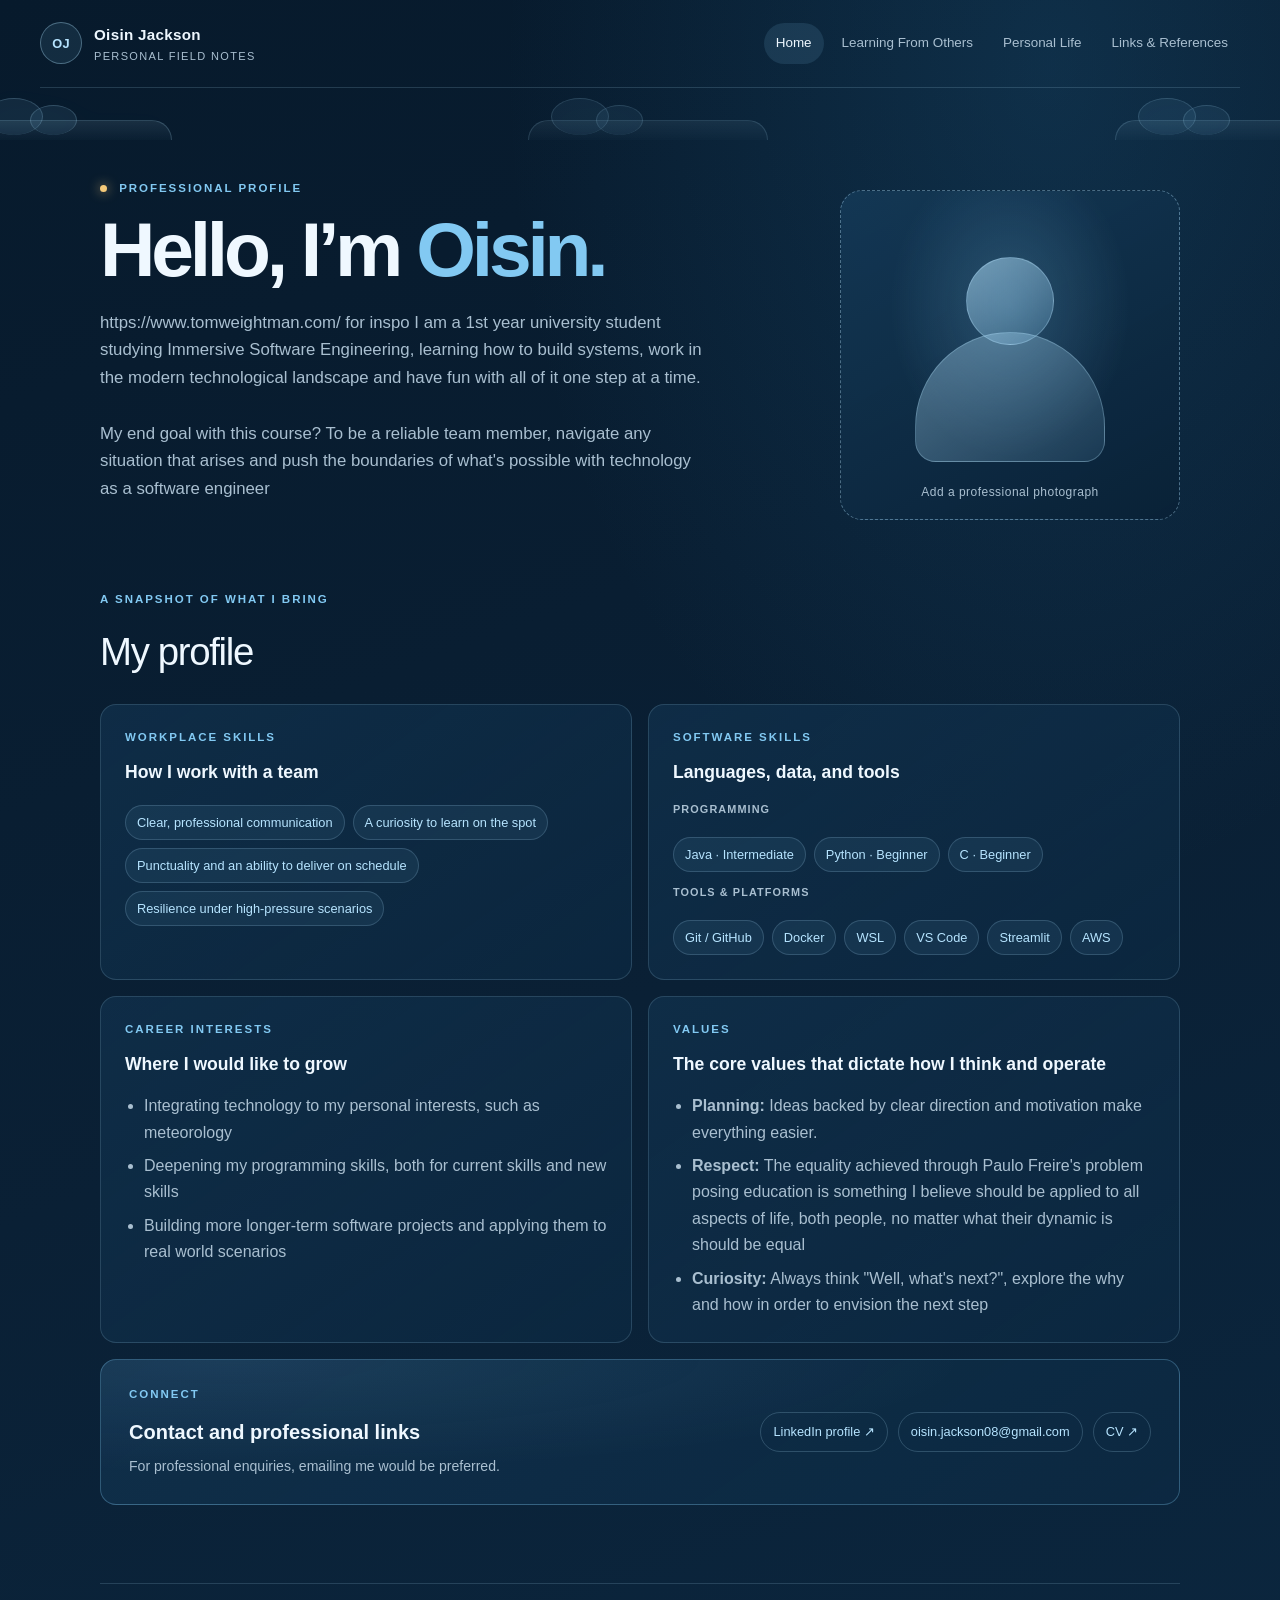
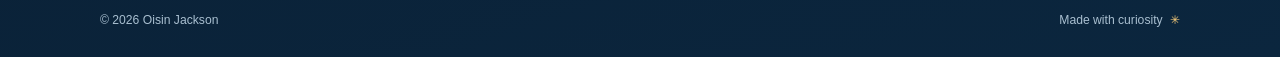
<file: index.html>
<!doctype html>
<html lang="en">
<head>
  <meta charset="utf-8">
  <meta name="viewport" content="width=device-width, initial-scale=1">
  <meta name="description" content="Professional profile and portfolio of Oisin Jackson.">
  <title>Home | Oisin Jackson</title>
  <link rel="stylesheet" href="styles.css">
</head>
<body>
  <!-- Shared header: keep the name and navigation consistent across all pages. -->
  <header class="site-header">
    <a class="brand" href="index.html" aria-label="Oisin Jackson, home">
      <span class="brand-mark" aria-hidden="true">OJ</span>
      <span>Oisin Jackson <small>Personal field notes</small></span>
    </a>
    <nav class="site-nav" aria-label="Main navigation">
      <a href="index.html" aria-current="page">Home</a>
      <a href="engagement.html">Learning From Others</a>
      <a href="personal.html">Personal Life</a>
      <a href="references.html">Links &amp; References</a>
    </nav>
  </header>
  <!-- Decorative clouds between the header and page content. Purely visual; change their style in styles.css. -->
  <div class="cloud-divider" aria-hidden="true">
    <span class="cloud-bank cloud-bank-left"></span>
    <span class="cloud-bank cloud-bank-center"></span>
    <span class="cloud-bank cloud-bank-right"></span>
  </div>

  <main>
    <!-- Professional biography: replace the prompt with a concise introduction about your background and goals. -->
    <section class="hero profile-hero page-width">
      <div class="hero-copy">
        <p class="eyebrow"><span class="status-dot"></span> Professional profile</p>
        <h1>Hello, I’m <span class="text-highlight">Oisin.</span></h1>
        <p class="intro">
          https://www.tomweightman.com/ for inspo
          I am a 1st year university student studying Immersive Software Engineering, learning how to build systems, work in the modern technological landscape and have fun with all of it one step at a time. 
        </p>
        <p class="intro">
          My end goal with this course? To be a reliable team member, navigate any situation that arises and push the boundaries of what's possible with technology as a software engineer
        </p>
      </div>

      <!-- Replace this illustrated placeholder with your own photo file when ready.
           For example, put profile-photo.jpg beside these files and use:
           <img class="profile-photo" src="profile-photo.jpg" alt="Professional portrait of Oisin Jackson"> -->
      <div class="portrait-placeholder" role="img" aria-label="Placeholder for a professional photograph">
        <span class="portrait-head"></span>
        <span class="portrait-shoulders"></span>
        <span class="portrait-caption">Add a professional photograph</span>
      </div>
    </section>

    <!-- Profile details: fill in the prompts below with your skills and career interests. -->
    <section class="profile-section page-width" aria-labelledby="profile-details-title">
      <div class="section-heading">
        <p class="eyebrow">A snapshot of what I bring</p>
        <h2 id="profile-details-title">My profile</h2>
      </div>

      <div class="profile-grid">
        <article class="profile-card">
          <p class="eyebrow">Workplace Skills</p>
          <h3>How I work with a team</h3>
          <!-- Replace or remove each chip. Add another <span class="skill-chip">...</span> for more skills. -->
          <ul class="skill-list" aria-label="Workplace skills">
            <li class="skill-chip">Clear, professional communication</li>
            <li class="skill-chip">A curiosity to learn on the spot</li>
            <li class="skill-chip">Punctuality and an ability to deliver on schedule</li>
            <li class="skill-chip">Resilience under high-pressure scenarios</li>
          </ul>
        </article>

        <article class="profile-card">
          <p class="eyebrow">Software Skills</p>
          <h3>Languages, data, and tools</h3>
          <!-- These are drawn from my CV; update the levels and tools as my experience grows. -->
          <div class="software-groups">
            <div class="software-group">
              <p class="software-label">Programming</p>
              <ul class="skill-list" aria-label="Programming languages">
                <li class="skill-chip">Java · Intermediate</li>
                <li class="skill-chip">Python · Beginner</li>
                <li class="skill-chip">C · Beginner</li>
              </ul>
            </div>
            <div class="software-group">
              <p class="software-label">Tools &amp; platforms</p>
              <ul class="skill-list" aria-label="Development tools and platforms">
                <li class="skill-chip">Git / GitHub</li>
                <li class="skill-chip">Docker</li>
                <li class="skill-chip">WSL</li>
                <li class="skill-chip">VS Code</li>
                <li class="skill-chip">Streamlit</li>
                <li class="skill-chip">AWS</li>
              </ul>
            </div>
          </div>
        </article>

        <article class="profile-card">
          <p class="eyebrow">Career interests</p>
          <h3>Where I would like to grow</h3>
          <!-- Replace these prompts with sectors, roles, or problems that interest you. -->
          <ul class="interest-list">
            <li>Integrating technology to my personal interests, such as meteorology</li>
            <li>Deepening my programming skills, both for current skills and new skills</li>
            <li>Building more longer-term software projects and applying them to real world scenarios</li>
          </ul>
        </article>

        <article class="profile-card" id="values">
          <p class="eyebrow">Values</p>
          <h3>The core values that dictate how I think and operate</h3>
          <!-- These values reflect the goals in my bio; adjust them to match what matters most to me. -->
          <ul class="interest-list">
            <li><strong>Planning:</strong> Ideas backed by clear direction and motivation make everything easier.</li>
            <li><strong>Respect:</strong> The equality achieved through Paulo Freire's problem posing education is something I believe should be applied to all aspects of life, both people, no matter what their dynamic is should be equal </li>
            <li><strong>Curiosity:</strong> Always think "Well, what's next?", explore the why and how in order to envision the next step</li>
          </ul>
        </article>
      </div>

      <!-- Separate contact panel makes professional links easy to find without competing with profile cards. -->
      <section class="contact-panel" aria-labelledby="connect-title">
        <div>
          <p class="eyebrow">Connect</p>
          <h2 id="connect-title">Contact and professional links</h2>
          <p class="contact-note">For professional enquiries, emailing me would be preferred.</p>
        </div>
        <div class="profile-links">
          <a class="profile-link" href="https://www.linkedin.com/in/oisin-jackson/" target="_blank" rel="noopener noreferrer">LinkedIn profile <span aria-hidden="true">↗</span></a>
          <a class="profile-link" href="mailto:oisin.jackson08@gmail.com">oisin.jackson08@gmail.com</a>
          <a class="profile-link" href="cv.pdf" target="_blank" rel="noopener noreferrer">CV <span aria-hidden="true">↗</span></a>
        </div>
      </section>
    </section>
  </main>

  <!-- Shared footer: update the year or add further contact links when you are ready. -->
  <footer class="site-footer page-width">
    <span>© 2026 Oisin Jackson</span>
    <span>Made with curiosity <span class="footer-star" aria-hidden="true">✳</span></span>
  </footer>
</body>
</html>
</file>
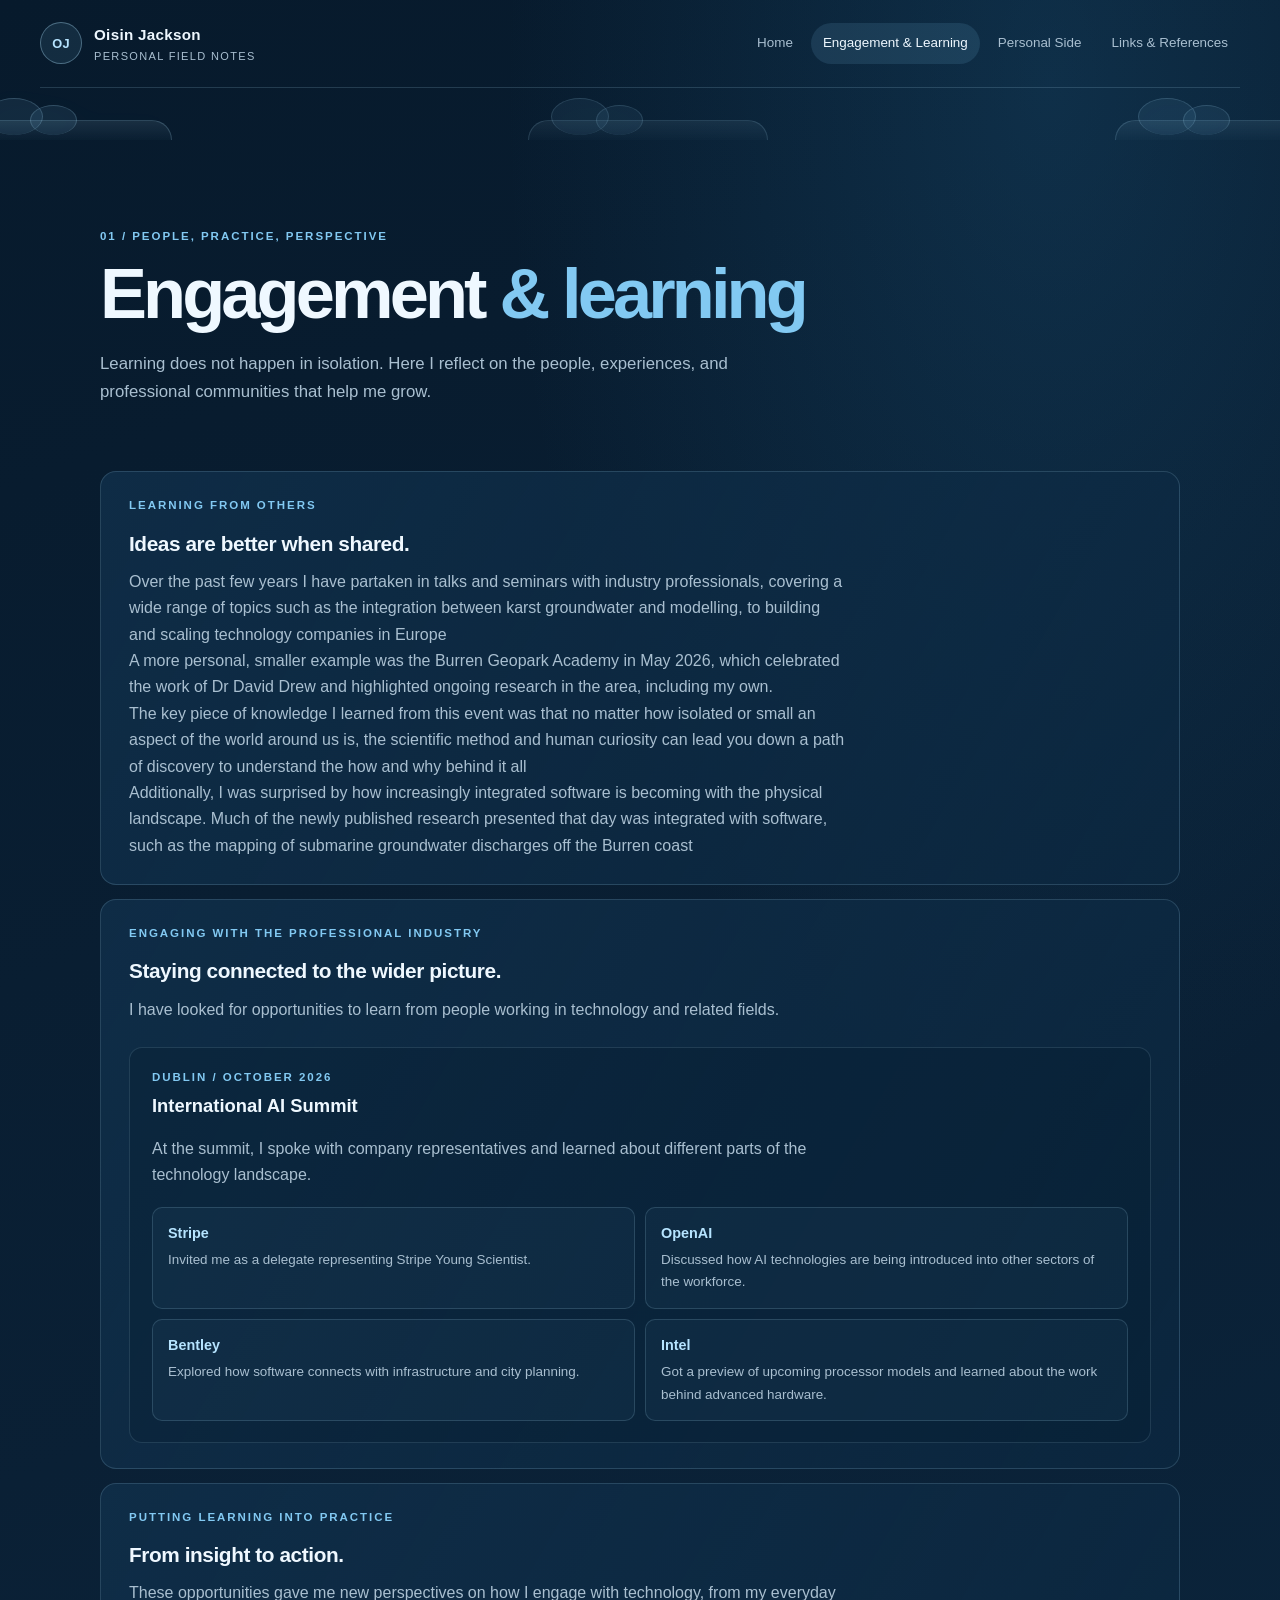
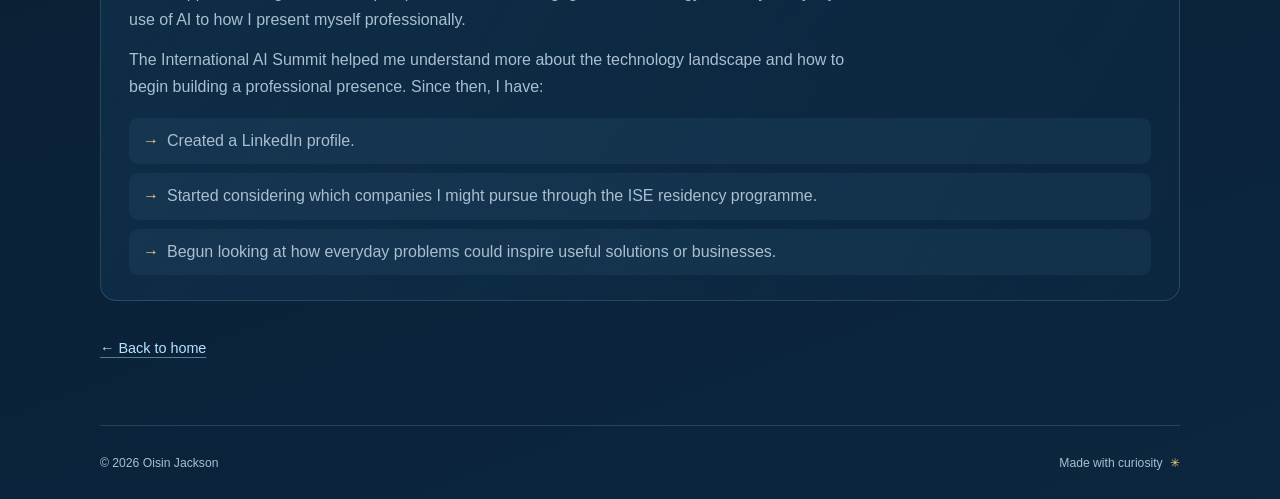
<file: engagement.html>
<!doctype html>
<html lang="en">
<head>
  <meta charset="utf-8">
  <meta name="viewport" content="width=device-width, initial-scale=1">
  <meta name="description" content="What I have learned from others and how I engage with my profession.">
  <title>Engagement &amp; Learning | Oisin Jackson</title>
  <link rel="stylesheet" href="styles.css">
</head>
<body>
  <!-- Keep the shared header and navigation consistent across all pages. -->
  <header class="site-header">
    <a class="brand" href="index.html" aria-label="Oisin Jackson, home">
      <span class="brand-mark" aria-hidden="true">OJ</span>
      <span>Oisin Jackson <small>Personal field notes</small></span>
    </a>
    <nav class="site-nav" aria-label="Main navigation">
      <a href="index.html">Home</a>
      <a href="engagement.html" aria-current="page">Engagement &amp; Learning</a>
      <a href="personal.html">Personal Side</a>
      <a href="references.html">Links &amp; References</a>
    </nav>
  </header>
  <div class="cloud-divider" aria-hidden="true">
    <span class="cloud-bank cloud-bank-left"></span>
    <span class="cloud-bank cloud-bank-center"></span>
    <span class="cloud-bank cloud-bank-right"></span>
  </div>

  <main class="page-width">
    <!-- Page title: use this short intro to set context before adding detailed examples. -->
    <section class="page-intro">
      <p class="eyebrow">01 / People, practice, perspective</p>
      <h1>Engagement <span class="text-highlight">&amp; learning</span></h1>
      <p class="intro">Learning does not happen in isolation. Here I reflect on the people, experiences, and professional communities that help me grow.</p>
    </section>

    <!-- Each section separates the event, key takeaway, and what I did with the learning. -->
    <section class="story-list engagement-stories" aria-label="Engagement and learning reflections">
      <article class="story-card">
        <p class="eyebrow">Learning from others</p>
        <h2>Ideas are better when shared.</h2>
        <p class="placeholder-copy">Over the past few years I have partaken in talks and seminars with industry professionals, covering a wide range of topics such as the integration between karst groundwater and modelling, to building and scaling technology companies in Europe</p>
        <p class="placeholder-copy">A more personal, smaller example was the Burren Geopark Academy in May 2026, which celebrated the work of Dr David Drew and highlighted ongoing research in the area, including my own.</p>
        <p class="placeholder-copy">The key piece of knowledge I learned from this event was that no matter how isolated or small an aspect of the world around us is, the scientific method and human curiosity can lead you down a path of discovery to understand the how and why behind it all </p>
        <p class="placeholder-copy">Additionally, I was surprised by how increasingly integrated software is becoming with the physical landscape. Much of the newly published research presented that day was integrated with software, such as the mapping of submarine groundwater discharges off the Burren coast</p>
      </article>

      <article class="story-card engagement-card">
        <p class="eyebrow">Engaging with the professional industry</p>
        <h2>Staying connected to the wider picture.</h2>
        <p class="placeholder-copy">I have looked for opportunities to learn from people working in technology and related fields.</p>

        <div class="event-reflection">
          <div class="event-heading">
            <p class="eyebrow">Dublin <span aria-hidden="true">/</span> October 2026</p>
            <h3>International AI Summit</h3>
          </div>
          <p class="placeholder-copy">At the summit, I spoke with company representatives and learned about different parts of the technology landscape.</p>
          <ul class="event-list">
            <li><strong>Stripe </strong><span>Invited me as a delegate representing Stripe Young Scientist.</span></li>
            <li><strong>OpenAI </strong><span>Discussed how AI technologies are being introduced into other sectors of the workforce.</span></li>
            <li><strong>Bentley </strong><span>Explored how software connects with infrastructure and city planning.</span></li>
            <li><strong>Intel </strong><span>Got a preview of upcoming processor models and learned about the work behind advanced hardware.</span></li>
          </ul>
        </div>
      </article>

      <article class="story-card engagement-card">
        <p class="eyebrow">Putting learning into practice</p>
        <h2>From insight to action.</h2>
        <p class="placeholder-copy">These opportunities gave me new perspectives on how I engage with technology, from my everyday use of AI to how I present myself professionally.</p>
        <p class="placeholder-copy">The International AI Summit helped me understand more about the technology landscape and how to begin building a professional presence. Since then, I have:</p>
        <ul class="action-list">
          <li>Created a LinkedIn profile.</li>
          <li>Started considering which companies I might pursue through the ISE residency programme.</li>
          <li>Begun looking at how everyday problems could inspire useful solutions or businesses.</li>
        </ul>
      </article>
    </section>

    <p class="back-link"><a href="index.html">← Back to home</a></p>
  </main>

  <!-- Shared footer: keep it the same across pages for a cohesive site. -->
  <footer class="site-footer page-width">
    <span>© 2026 Oisin Jackson</span>
    <span>Made with curiosity <span class="footer-star" aria-hidden="true">✳</span></span>
  </footer>
</body>
</html>
</file>
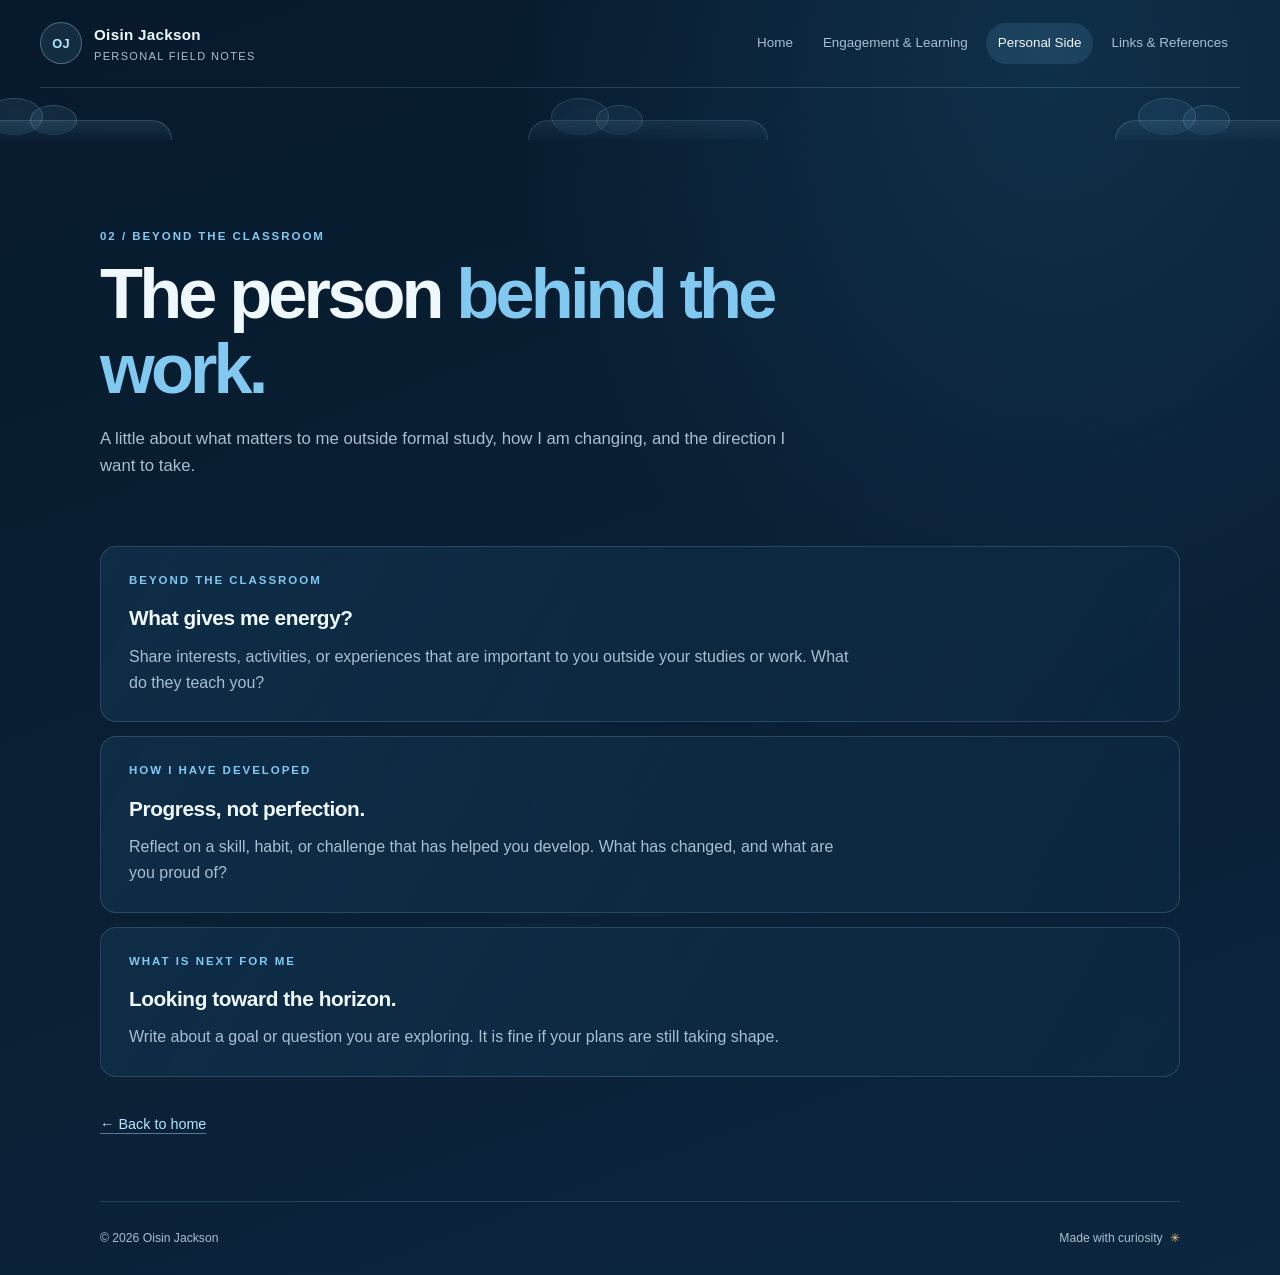
<file: personal.html>
<!doctype html>
<html lang="en">
<head>
  <meta charset="utf-8">
  <meta name="viewport" content="width=device-width, initial-scale=1">
  <meta name="description" content="Personal development, life beyond the classroom, and future goals.">
  <title>Personal Side | Oisin Jackson</title>
  <link rel="stylesheet" href="styles.css">
</head>
<body>
  <!-- Keep the shared header and navigation consistent across all pages. -->
  <header class="site-header">
    <a class="brand" href="index.html" aria-label="Oisin Jackson, home">
      <span class="brand-mark" aria-hidden="true">OJ</span>
      <span>Oisin Jackson <small>Personal field notes</small></span>
    </a>
    <nav class="site-nav" aria-label="Main navigation">
      <a href="index.html">Home</a>
      <a href="engagement.html">Engagement &amp; Learning</a>
      <a href="personal.html" aria-current="page">Personal Side</a>
      <a href="references.html">Links &amp; References</a>
    </nav>
  </header>
  <div class="cloud-divider" aria-hidden="true">
    <span class="cloud-bank cloud-bank-left"></span>
    <span class="cloud-bank cloud-bank-center"></span>
    <span class="cloud-bank cloud-bank-right"></span>
  </div>

  <main class="page-width">
    <!-- Page title: keep the introduction personal and welcoming. -->
    <section class="page-intro">
      <p class="eyebrow">02 / Beyond the classroom</p>
      <h1>The person <span class="text-highlight">behind the work.</span></h1>
      <p class="intro">A little about what matters to me outside formal study, how I am changing, and the direction I want to take.</p>
    </section>

    <!-- Replace each prompt with your own story. A short, specific example is often strongest. -->
    <section class="story-list" aria-label="Personal reflections">
      <article class="story-card">
        <p class="eyebrow">Beyond the classroom</p>
        <h2>What gives me energy?</h2>
        <p class="placeholder-copy">Share interests, activities, or experiences that are important to you outside your studies or work. What do they teach you?</p>
      </article>
      <article class="story-card">
        <p class="eyebrow">How I have developed</p>
        <h2>Progress, not perfection.</h2>
        <p class="placeholder-copy">Reflect on a skill, habit, or challenge that has helped you develop. What has changed, and what are you proud of?</p>
      </article>
      <article class="story-card">
        <p class="eyebrow">What is next for me</p>
        <h2>Looking toward the horizon.</h2>
        <p class="placeholder-copy">Write about a goal or question you are exploring. It is fine if your plans are still taking shape.</p>
      </article>
    </section>

    <p class="back-link"><a href="index.html">← Back to home</a></p>
  </main>

  <!-- Shared footer: keep it the same across pages for a cohesive site. -->
  <footer class="site-footer page-width">
    <span>© 2026 Oisin Jackson</span>
    <span>Made with curiosity <span class="footer-star" aria-hidden="true">✳</span></span>
  </footer>
</body>
</html>
</file>
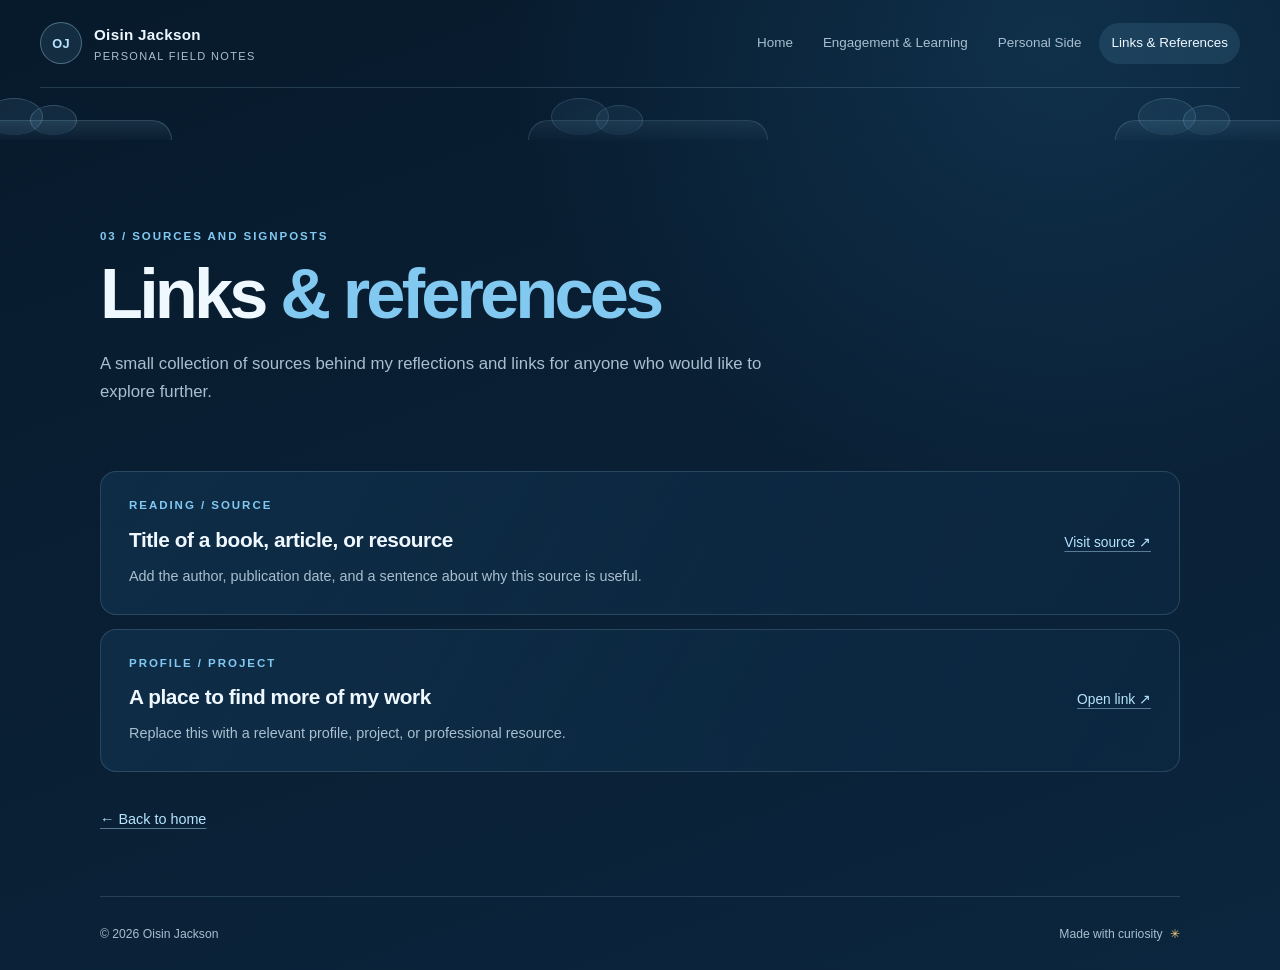
<file: references.html>
<!doctype html>
<html lang="en">
<head>
  <meta charset="utf-8">
  <meta name="viewport" content="width=device-width, initial-scale=1">
  <meta name="description" content="Reading, sources, and useful links related to this portfolio.">
  <title>Links &amp; References | Oisin Jackson</title>
  <link rel="stylesheet" href="styles.css">
</head>
<body>
  <!-- Keep the shared header and navigation consistent across all pages. -->
  <header class="site-header">
    <a class="brand" href="index.html" aria-label="Oisin Jackson, home">
      <span class="brand-mark" aria-hidden="true">OJ</span>
      <span>Oisin Jackson <small>Personal field notes</small></span>
    </a>
    <nav class="site-nav" aria-label="Main navigation">
      <a href="index.html">Home</a>
      <a href="engagement.html">Engagement &amp; Learning</a>
      <a href="personal.html">Personal Side</a>
      <a href="references.html" aria-current="page">Links &amp; References</a>
    </nav>
  </header>
  <div class="cloud-divider" aria-hidden="true">
    <span class="cloud-bank cloud-bank-left"></span>
    <span class="cloud-bank cloud-bank-center"></span>
    <span class="cloud-bank cloud-bank-right"></span>
  </div>

  <main class="page-width">
    <!-- Use this page for sources you cite, helpful reading, and relevant external profiles. -->
    <section class="page-intro">
      <p class="eyebrow">03 / Sources and signposts</p>
      <h1>Links <span class="text-highlight">&amp; references</span></h1>
      <p class="intro">A small collection of sources behind my reflections and links for anyone who would like to explore further.</p>
    </section>

    <!-- Duplicate a reference row for each source. Replace the sample URL and description. -->
    <section class="reference-list" aria-label="Reading and references">
      <article class="reference-card">
        <div>
          <p class="eyebrow">Reading / Source</p>
          <h2>Title of a book, article, or resource</h2>
          <p class="placeholder-copy">Add the author, publication date, and a sentence about why this source is useful.</p>
        </div>
        <a class="text-link" href="https://example.com" target="_blank" rel="noopener noreferrer">Visit source <span aria-hidden="true">↗</span></a>
      </article>
      <article class="reference-card">
        <div>
          <p class="eyebrow">Profile / Project</p>
          <h2>A place to find more of my work</h2>
          <p class="placeholder-copy">Replace this with a relevant profile, project, or professional resource.</p>
        </div>
        <a class="text-link" href="https://example.com" target="_blank" rel="noopener noreferrer">Open link <span aria-hidden="true">↗</span></a>
      </article>
    </section>

    <p class="back-link"><a href="index.html">← Back to home</a></p>
  </main>

  <!-- Shared footer: keep it the same across pages for a cohesive site. -->
  <footer class="site-footer page-width">
    <span>© 2026 Oisin Jackson</span>
    <span>Made with curiosity <span class="footer-star" aria-hidden="true">✳</span></span>
  </footer>
</body>
</html>
</file>
<file: styles.css>
/* =========================================================
   1. Theme controls
   Change these color values to retune the whole site at once.
   The palette uses deep navy, sky blue, and a warm sun accent.
   ========================================================= */
:root {
  --night: #071a2c;
  --deep-blue: #0c2942;
  --panel: #102f4a;
  --panel-light: #153a58;
  --sky: #82c9f2;
  --sky-bright: #b6e4ff;
  --sun: #f5ca79;
  --text: #eff8ff;
  --muted: #a9bfd0;
  --line: rgba(182, 228, 255, 0.16);
  --content-width: 1080px;
}

/* 2. Base styles: typography, page background, and default link behavior. */
* {
  box-sizing: border-box;
}

html {
  scroll-behavior: smooth;
}

body {
  min-height: 100vh;
  margin: 0;
  color: var(--text);
  background:
    radial-gradient(ellipse at 82% 4%, rgba(35, 105, 150, 0.25), transparent 34rem),
    linear-gradient(160deg, var(--night), #0a2035 58%, #0b263e);
  font-family: "Segoe UI", "Trebuchet MS", sans-serif;
  line-height: 1.65;
}

a {
  color: inherit;
}

a:focus-visible {
  outline: 2px solid var(--sun);
  outline-offset: 4px;
}

.page-width {
  width: min(var(--content-width), calc(100% - 48px));
  margin-inline: auto;
}

/* 3. Shared header and navigation: links are ordinary files for GitHub Pages. */
.site-header {
  width: min(1200px, calc(100% - 48px));
  min-height: 88px;
  margin-inline: auto;
  display: flex;
  align-items: center;
  justify-content: space-between;
  gap: 28px;
  border-bottom: 1px solid var(--line);
}

.brand {
  display: inline-flex;
  align-items: center;
  gap: 12px;
  text-decoration: none;
  font-size: 0.95rem;
  font-weight: 700;
  letter-spacing: 0.02em;
  white-space: nowrap;
}

.brand small {
  display: block;
  color: var(--muted);
  font-size: 0.69rem;
  font-weight: 400;
  letter-spacing: 0.12em;
  text-transform: uppercase;
}

.brand-mark {
  width: 42px;
  height: 42px;
  display: grid;
  place-items: center;
  border: 1px solid rgba(182, 228, 255, 0.35);
  border-radius: 50%;
  color: var(--sky-bright);
  background: rgba(130, 201, 242, 0.1);
  font-size: 0.8rem;
}

.site-nav {
  display: flex;
  align-items: center;
  justify-content: flex-end;
  gap: 6px;
}

.site-nav a {
  padding: 9px 12px;
  border-radius: 999px;
  color: var(--muted);
  font-size: 0.84rem;
  text-decoration: none;
  transition: color 160ms ease, background 160ms ease;
}

.site-nav a:hover,
.site-nav a[aria-current="page"] {
  color: var(--text);
  background: rgba(130, 201, 242, 0.12);
}

/* 4. Decorative cloud banks sit between the header and each page's content. */
.cloud-divider {
  position: relative;
  height: 52px;
  overflow: hidden;
  pointer-events: none;
}

.cloud-bank {
  position: absolute;
  bottom: 0;
  width: 190px;
  height: 20px;
  border: 1px solid rgba(182, 228, 255, 0.2);
  border-bottom: 0;
  border-radius: 100px 100px 0 0;
  background: linear-gradient(180deg, rgba(182, 228, 255, 0.1), rgba(130, 201, 242, 0.025));
  filter: drop-shadow(0 0 12px rgba(130, 201, 242, 0.08));
}

.cloud-bank::before,
.cloud-bank::after {
  position: absolute;
  bottom: 5px;
  border: 1px solid rgba(182, 228, 255, 0.2);
  border-bottom: 0;
  border-radius: 50%;
  background: rgba(130, 201, 242, 0.09);
  content: "";
}

.cloud-bank::before {
  left: 22px;
  width: 56px;
  height: 36px;
}

.cloud-bank::after {
  left: 67px;
  width: 45px;
  height: 29px;
}

.cloud-bank-left {
  left: -38px;
  width: 210px;
}

.cloud-bank-center {
  left: calc(50% - 112px);
  width: 240px;
  opacity: 0.75;
}

.cloud-bank-right {
  right: -35px;
  width: 200px;
  opacity: 0.85;
}

/* 5. Home profile hero and photo placeholder. Replace the placeholder with your own image. */
.hero {
  min-height: 470px;
  padding-block: 72px 64px;
  display: grid;
  grid-template-columns: 1.05fr 0.75fr;
  align-items: center;
  gap: 72px;
}

.profile-hero {
  min-height: 400px;
  padding-block: 40px 48px;
  grid-template-columns: 1.1fr 0.75fr;
  gap: 64px;
}

.portrait-placeholder {
  position: relative;
  width: min(100%, 340px);
  min-height: 330px;
  justify-self: end;
  overflow: hidden;
  border: 1px dashed rgba(182, 228, 255, 0.38);
  border-radius: 22px;
  background:
    radial-gradient(ellipse at 50% 35%, rgba(130, 201, 242, 0.22), transparent 50%),
    linear-gradient(150deg, rgba(21, 58, 88, 0.85), rgba(9, 33, 54, 0.9));
}

.portrait-head {
  position: absolute;
  top: 66px;
  left: 50%;
  width: 88px;
  height: 88px;
  border: 1px solid rgba(182, 228, 255, 0.32);
  border-radius: 50%;
  background: linear-gradient(145deg, rgba(182, 228, 255, 0.55), rgba(130, 201, 242, 0.2));
  transform: translateX(-50%);
}

.portrait-shoulders {
  position: absolute;
  bottom: 57px;
  left: 50%;
  width: 190px;
  height: 130px;
  border: 1px solid rgba(182, 228, 255, 0.28);
  border-radius: 100px 100px 22px 22px;
  background: linear-gradient(145deg, rgba(182, 228, 255, 0.38), rgba(130, 201, 242, 0.12));
  transform: translateX(-50%);
}

.portrait-caption {
  position: absolute;
  right: 12px;
  bottom: 17px;
  left: 12px;
  color: var(--muted);
  font-size: 0.75rem;
  letter-spacing: 0.04em;
  text-align: center;
}

.eyebrow {
  margin: 0 0 12px;
  color: var(--sky);
  font-size: 0.72rem;
  font-weight: 700;
  letter-spacing: 0.17em;
  line-height: 1.5;
  text-transform: uppercase;
}

.status-dot {
  width: 7px;
  height: 7px;
  display: inline-block;
  margin-right: 7px;
  border-radius: 50%;
  background: var(--sun);
  box-shadow: 0 0 12px rgba(245, 202, 121, 0.8);
}

h1,
h2,
h3,
p {
  margin-top: 0;
}

h1 {
  max-width: 720px;
  margin-bottom: 18px;
  font-size: clamp(2.7rem, 6vw, 5rem);
  font-weight: 600;
  letter-spacing: -0.055em;
  line-height: 1.06;
}

.text-highlight {
  color: var(--sky);
}

.intro {
  max-width: 610px;
  margin-bottom: 28px;
  color: var(--muted);
  font-size: 1.05rem;
}

/* 6. Homepage details and profile cards. */
.section-heading {
  margin-bottom: 24px;
}

.section-heading h2 {
  margin-bottom: 0;
  font-size: clamp(1.7rem, 3vw, 2.4rem);
  font-weight: 500;
  letter-spacing: -0.035em;
}

.profile-section {
  padding-block: 12px 78px;
}

.profile-section .section-heading {
  margin-bottom: 20px;
}

.profile-grid {
  display: grid;
  grid-template-columns: repeat(2, minmax(0, 1fr));
  gap: 16px;
}

.profile-card {
  padding: 24px;
  border: 1px solid var(--line);
  border-radius: 16px;
  background: linear-gradient(145deg, rgba(16, 47, 74, 0.85), rgba(12, 41, 66, 0.72));
}

.profile-card h3 {
  margin-bottom: 14px;
  font-size: 1.1rem;
  font-weight: 600;
}

.skill-list {
  display: flex;
  flex-wrap: wrap;
  gap: 8px;
  margin: 18px 0 0;
  padding: 0;
  list-style: none;
}

.skill-chip {
  padding: 6px 11px;
  border: 1px solid rgba(182, 228, 255, 0.18);
  border-radius: 999px;
  color: var(--sky-bright);
  background: rgba(130, 201, 242, 0.08);
  font-size: 0.8rem;
}

.software-group + .software-group {
  margin-top: 12px;
}

.software-label {
  margin-bottom: 5px;
  color: var(--muted);
  font-size: 0.68rem;
  font-weight: 700;
  letter-spacing: 0.1em;
  text-transform: uppercase;
}

.interest-list {
  margin: 0;
  padding-left: 19px;
  color: var(--muted);
}

.interest-list li + li {
  margin-top: 7px;
}

.contact-note {
  max-width: 430px;
  margin-bottom: 0;
  color: var(--muted);
  font-size: 0.88rem;
}

.profile-links {
  display: flex;
  flex-wrap: wrap;
  justify-content: flex-end;
  gap: 10px;
}

.contact-panel {
  margin-top: 16px;
  padding: 26px 28px;
  display: flex;
  align-items: center;
  justify-content: space-between;
  gap: 26px;
  border: 1px solid rgba(130, 201, 242, 0.3);
  border-radius: 16px;
  background:
    radial-gradient(ellipse at 12% 0%, rgba(130, 201, 242, 0.1), transparent 55%),
    linear-gradient(145deg, rgba(16, 47, 74, 0.95), rgba(12, 41, 66, 0.9));
}

.contact-panel h2 {
  margin-bottom: 6px;
  font-size: 1.25rem;
  font-weight: 600;
}

.profile-link,
.cv-note {
  padding: 8px 12px;
  border: 1px solid rgba(182, 228, 255, 0.2);
  border-radius: 999px;
  color: var(--sky-bright);
  font-size: 0.8rem;
  text-decoration: none;
}

.profile-link:hover {
  border-color: var(--sky);
  background: rgba(130, 201, 242, 0.1);
}

.cv-note {
  color: var(--muted);
}

/* 7. Interior pages: title intro, reflection blocks, and reference links. */
.page-intro {
  padding-block: 88px 38px;
}

.page-intro h1 {
  max-width: 820px;
  font-size: clamp(2.5rem, 5.5vw, 4.4rem);
}

.page-intro .intro {
  max-width: 690px;
}

.story-list,
.reference-list {
  display: grid;
  gap: 14px;
  padding-bottom: 28px;
}

.story-card,
.reference-card {
  padding: 25px 28px;
  border: 1px solid var(--line);
  border-radius: 16px;
  background: linear-gradient(120deg, rgba(16, 47, 74, 0.85), rgba(12, 41, 66, 0.62));
}

.story-card h2,
.reference-card h2 {
  margin-bottom: 8px;
  font-size: 1.3rem;
  font-weight: 550;
  letter-spacing: -0.02em;
}

.placeholder-copy {
  max-width: 720px;
  margin-bottom: 0;
  color: var(--muted);
}

.engagement-card > .placeholder-copy + .placeholder-copy {
  margin-top: 14px;
}

.event-reflection {
  margin-top: 24px;
  padding: 21px 22px;
  border: 1px solid rgba(182, 228, 255, 0.13);
  border-radius: 13px;
  background: rgba(7, 26, 44, 0.28);
}

.event-heading {
  margin-bottom: 14px;
}

.event-heading .eyebrow {
  margin-bottom: 5px;
}

.event-heading h3 {
  margin-bottom: 0;
  font-size: 1.15rem;
  font-weight: 600;
}

.takeaway-grid {
  margin-top: 18px;
  display: grid;
  grid-template-columns: repeat(2, minmax(0, 1fr));
  gap: 12px;
}

.takeaway {
  padding: 15px;
  border-left: 2px solid var(--sky);
  background: rgba(130, 201, 242, 0.06);
}

.takeaway h4 {
  margin: 0 0 6px;
  font-size: 0.9rem;
}

.takeaway p {
  margin: 0;
  color: var(--muted);
  font-size: 0.88rem;
}

.event-list,
.action-list {
  margin: 18px 0 0;
  padding: 0;
  list-style: none;
}

.event-list {
  display: grid;
  grid-template-columns: repeat(2, minmax(0, 1fr));
  gap: 10px;
}

.event-list li {
  padding: 14px 15px;
  border: 1px solid var(--line);
  border-radius: 10px;
  background: rgba(130, 201, 242, 0.045);
}

.event-list strong,
.event-list span {
  display: block;
}

.event-list strong {
  margin-bottom: 4px;
  color: var(--sky-bright);
  font-size: 0.9rem;
}

.event-list span {
  color: var(--muted);
  font-size: 0.84rem;
}

.action-list {
  display: grid;
  gap: 9px;
}

.action-list li {
  position: relative;
  padding: 10px 14px 10px 38px;
  border-radius: 9px;
  color: var(--muted);
  background: rgba(130, 201, 242, 0.06);
}

.action-list li::before {
  position: absolute;
  left: 14px;
  color: var(--sun);
  content: "→";
}

.reference-card {
  display: flex;
  align-items: center;
  justify-content: space-between;
  gap: 26px;
}

.reference-card .eyebrow {
  margin-bottom: 8px;
}

.reference-card .placeholder-copy {
  font-size: 0.9rem;
}

.text-link,
.back-link a {
  color: var(--sky-bright);
  text-decoration-color: rgba(182, 228, 255, 0.45);
  text-underline-offset: 4px;
}

.text-link {
  flex: 0 0 auto;
  font-size: 0.86rem;
}

.back-link {
  padding-block: 8px 50px;
  font-size: 0.9rem;
}

/* 8. Shared footer: sits at the bottom of each page. */
.site-footer {
  min-height: 74px;
  display: flex;
  align-items: center;
  justify-content: space-between;
  gap: 12px;
  border-top: 1px solid var(--line);
  color: var(--muted);
  font-size: 0.76rem;
}

.site-footer p,
.site-footer span {
  margin-bottom: 0;
}

.footer-star {
  padding-left: 4px;
  color: var(--sun);
}

/* 9. Small screens: stack navigation and content so pages stay readable on phones. */
@media (max-width: 820px) {
  .site-header {
    padding-block: 18px;
    align-items: flex-start;
    flex-direction: column;
    gap: 13px;
  }

  .site-nav {
    width: 100%;
    justify-content: flex-start;
    flex-wrap: wrap;
    gap: 2px;
  }

  .site-nav a {
    padding: 7px 10px;
    font-size: 0.79rem;
  }

  .hero {
    min-height: auto;
    padding-block: 54px;
    grid-template-columns: 1fr;
    gap: 36px;
  }

  .portrait-placeholder {
    justify-self: center;
  }

  .profile-grid {
    grid-template-columns: 1fr;
  }

  .takeaway-grid,
  .event-list {
    grid-template-columns: 1fr;
  }

  .contact-panel {
    align-items: flex-start;
    flex-direction: column;
  }

  .profile-links {
    justify-content: flex-start;
  }

  .page-intro {
    padding-top: 58px;
  }
}

@media (max-width: 520px) {
  .page-width,
  .site-header {
    width: calc(100% - 32px);
  }

  .hero {
    padding-block: 42px;
  }

  .story-card,
  .reference-card {
    padding: 21px;
  }

  .reference-card {
    align-items: flex-start;
    flex-direction: column;
    gap: 14px;
  }

  .site-footer {
    align-items: flex-start;
    justify-content: center;
    flex-direction: column;
    padding-block: 17px;
  }
}
</file>
